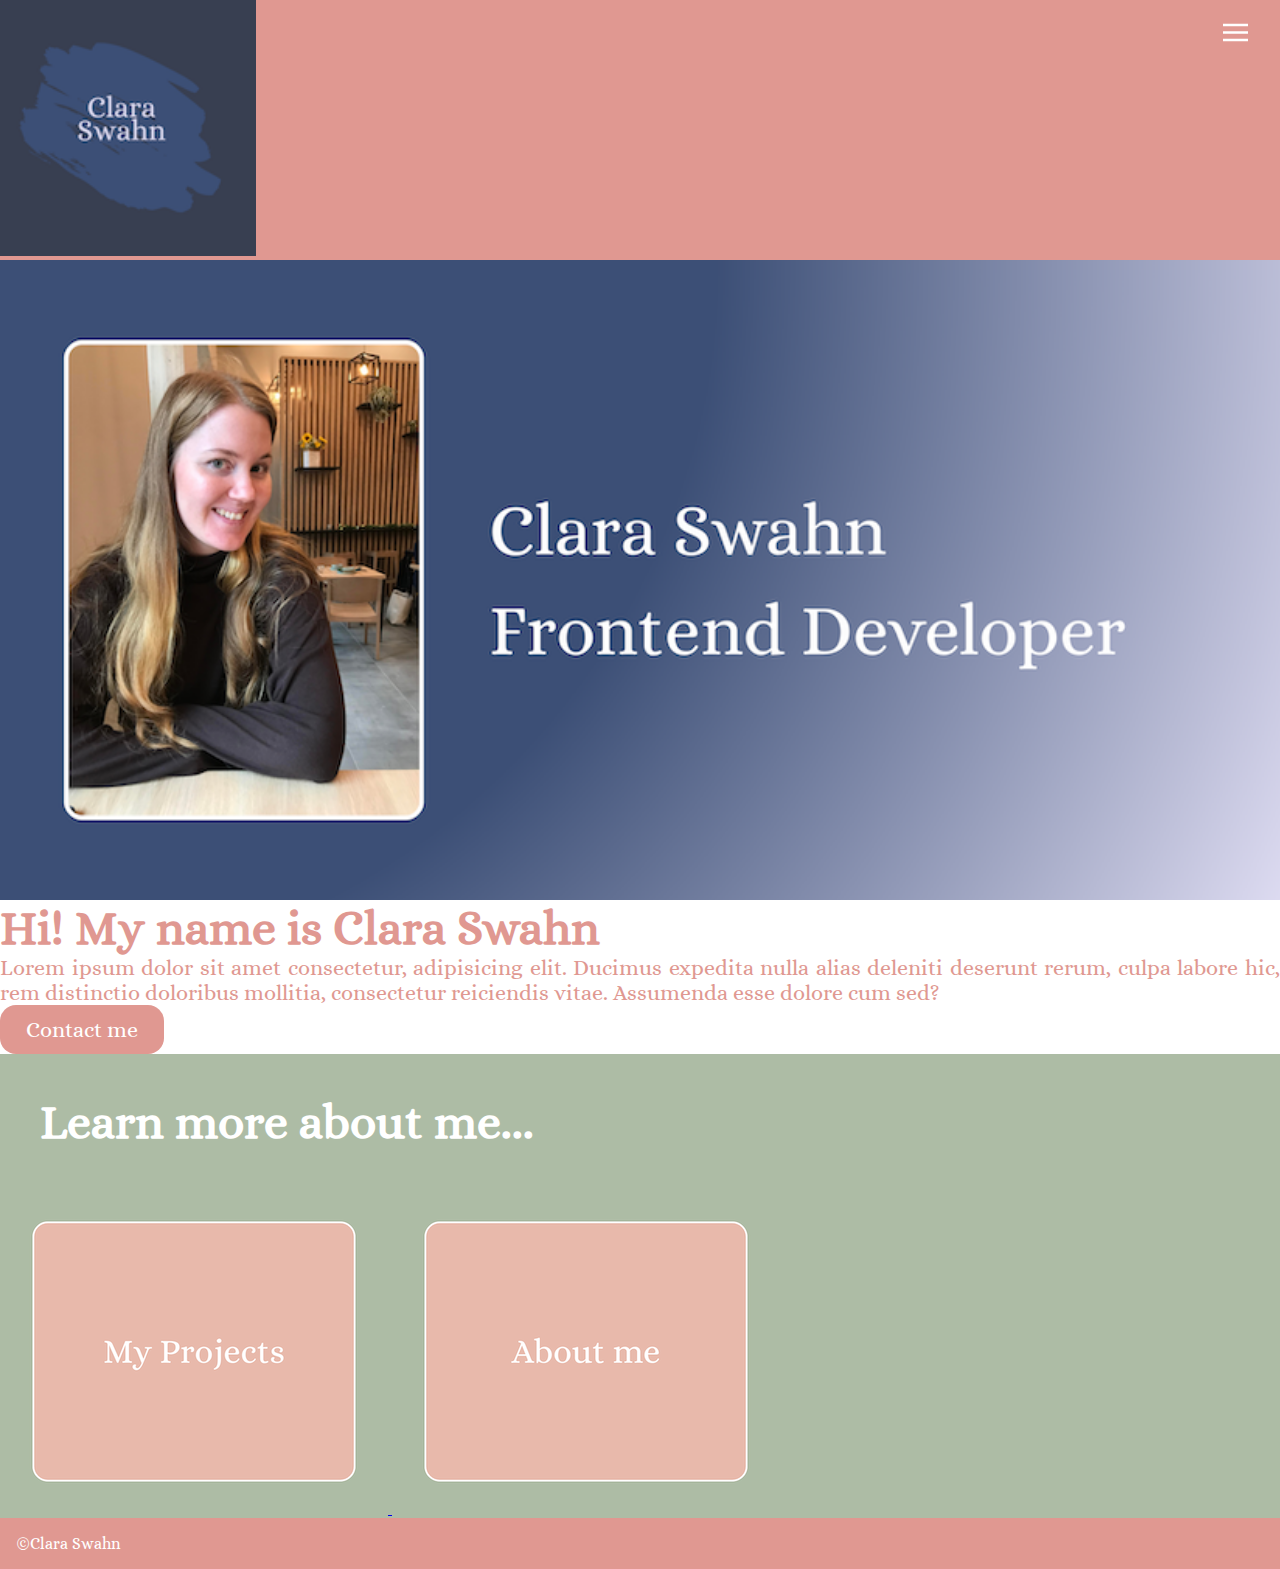
<file: index.html>
<!DOCTYPE html>
<html lang="en">

<head>
  <meta charset="UTF-8">
  <meta name="viewport" content="width=device-width, initial-scale=1.0">
  <title>Clara Portfolio</title>
  <!-- <link rel="preload" href="./styles/index.css" as="style" />
  <link rel="preload" href="./styles/general.css" as="style" />
  <link rel="preload" href="./styles/typography.css" as="style" />
  <link rel="preload" href="./js/general.js" as="script" />
  <link rel="preload" href="./images/hero-mobile.AVIF" as="image" type="image/avif" />
  <link rel="preload" href="./images/logo-mobile.AVIF" as="image" type="image/avif" />
  <link rel="preload" href="./images/MyProjects-mobile.AVIF" as="image" type="image/avif" />
  <link rel="preload" href="./images/AboutMe-mobile.AVIF" as="image" type="image/avif" /> -->

  <link rel="icon" type="image/x-icon" href="./images/logo.png">
  <link rel="stylesheet" href="./styles/general.css">
  <link rel="stylesheet" href="./styles/index.css">
  <link rel="stylesheet" href="./styles/typography.css">
  <script src="./js/general.js" defer></script>
</head>

<body>
  <header class="header">
    <nav class="topnav">
      <a href="index.html">
        <img class="logo" src="./images/logo-mobile.AVIF" alt="logo" width="152px" height="152px">
      </a>
      <div id="myLinks">
        <a href="index.html" class="menu-item">Home</a>
        <a href="about.html" class="menu-item">About me</a>
        <!-- <a href="index.html" class="header-item">Clara Swahn</a> -->
        <a href="projects.html" class="menu-item">My Projects</a>
        <a href="contact.html" class="menu-item">Contact me</a>
      </div>
      <div class="icon" onclick="myFunction()">
        <img class="hamburger" src="./images/hamburger.AVIF" alt="hamburger-menu" width="50px" height="50px">
      </div>
    </nav>
  </header>

  <div class="hero-img-container">
    <a class="hero-link" href="index.html">
      <img fetchpriority="high" class="hero-img" src="./images/hero-mobile.AVIF" alt="hero" width="824px"
        height="412px">
    </a>
  </div>

  <main class="main">
    <div class="intro">
      <h1 class="intro-title">Hi! My name is Clara Swahn</h1>
      <p class="intro-text">
        Lorem ipsum dolor sit amet consectetur, adipisicing elit. Ducimus expedita nulla alias deleniti deserunt rerum,
        culpa labore hic, rem distinctio doloribus mollitia, consectetur reiciendis vitae. Assumenda esse dolore cum
        sed?
      </p>
      <a href="contact.html"><button class="contact-button">Contact me</button></a>
    </div>

    <div class="information-container">
      <h2 class="learn-more">Learn more about me...</h2>
    </div>
    <div class="learn-more-images">
      <a class="learn-more-link" href="projects.html">
        <img class="learn-more-img" src="./images/MyProjects-mobile.AVIF" alt="My Projects" width="388px" height="325">
      </a>
      <a class="learn-more-link" href="about.html">
        <img class="learn-more-img" src="./images/AboutMe-mobile.AVIF" alt="About Me" width="388px" height="325">
      </a>
    </div>
  </main>

  <footer class="footer">&copy;Clara Swahn</footer>

</body>

</html>
</file>
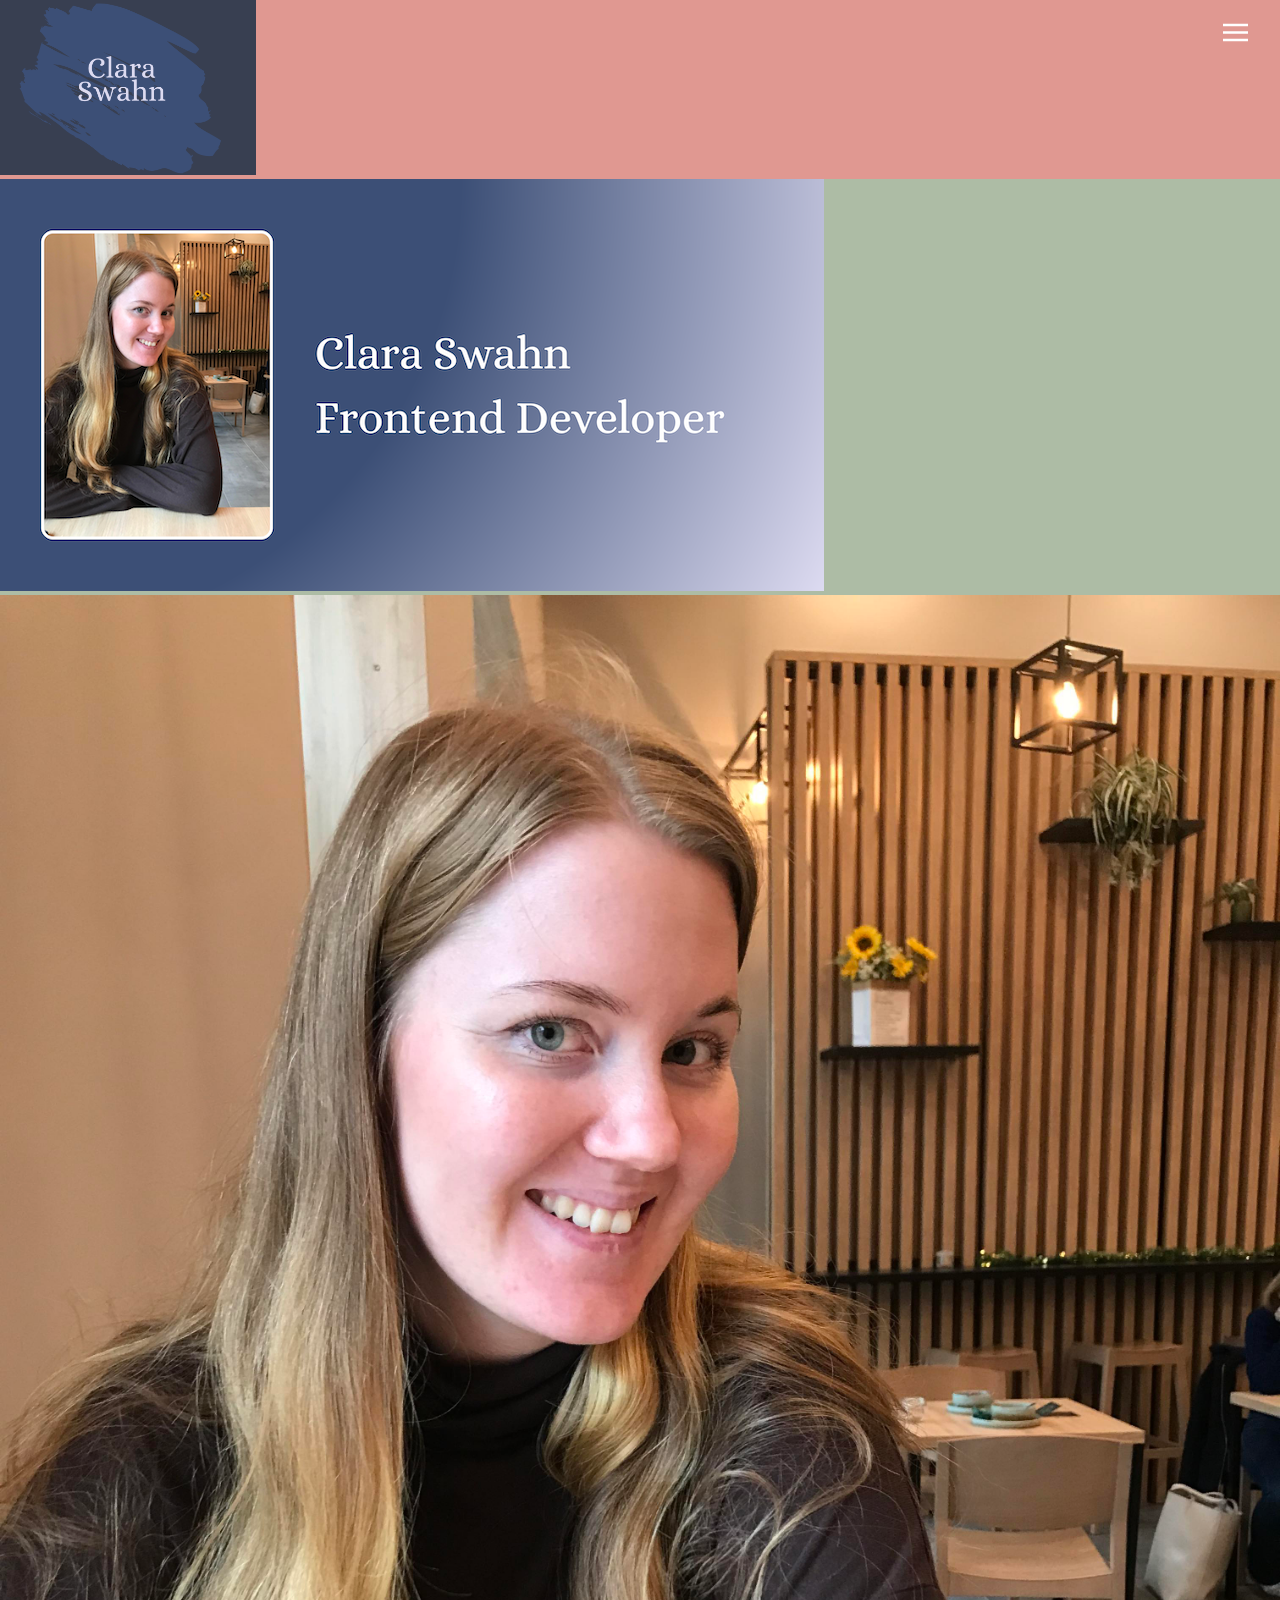
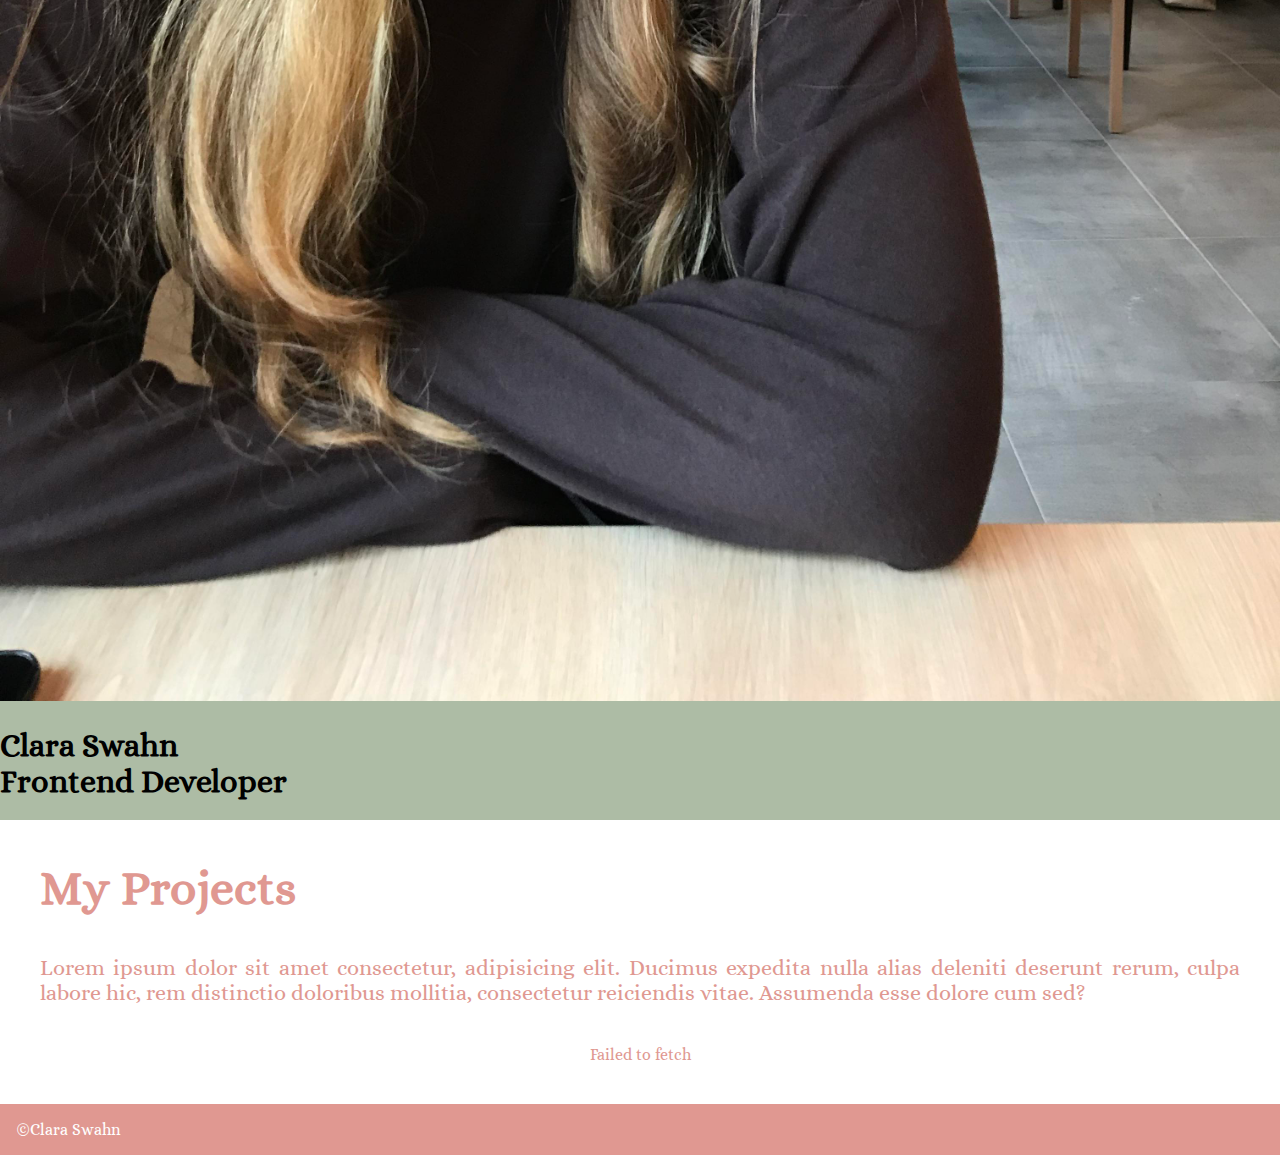
<file: projects.html>
<!DOCTYPE html>
<html lang="en">

<head>
  <meta charset="UTF-8">
  <meta name="viewport" content="width=device-width, initial-scale=1.0">
  <title>My Projects</title>
  <link rel="icon" type="image/x-icon" href="./images/logo.AVIF">
  <link rel="stylesheet" href="./styles/general.css">
  <link rel="stylesheet" href="./styles/projects.css">
  <link rel="stylesheet" href="./styles/typography.css">
  <script src="./js/projects.js" defer></script>
  <script src="./js/general.js" defer></script>
</head>

<body>
  <header class="header">
    <nav class="topnav">
      <a class="logo" href="index.html">
        <picture>
          <source media="(min-width:650px)" srcset="./images/logo.AVIF">
          <source media="(max-width:650px)" srcset="./images/logo-mobile.AVIF">
          <img class="logo" src="./images/logo.AVIF" alt="logo">
        </picture>
      </a>
      <div id="myLinks">
        <a href="index.html" class="menu-item">Home</a>
        <a href="about.html" class="menu-item">About me</a>
        <a href="projects.html" class="menu-item active-page">My Projects</a>
        <a href="contact.html" class="menu-item">Contact me</a>
      </div>
      <div class="icon" onclick="myFunction()">
        <img class="hamburger" src="./images/hamburger.AVIF" alt="hamburger-menu" width="50px" height="50px">
      </div>
    </nav>
  </header>

  <div class="hero-img-container">
    <img fetchpriority="high" class="hero-img-mobile" src="./images/hero-mobile.AVIF" alt="hero-mobile">
    <img fetchpriority="high" class="hero-img" src="./images/clara.AVIF" alt="hero">
    <h1 class="intro-header">Clara Swahn <br> Frontend Developer</h1>
  </div>

  <main class="main">
    <div class="information-container intro">
      <h1 class="intro-title">My Projects</h1>
      <p class="intro-text">
        Lorem ipsum dolor sit amet consectetur, adipisicing elit. Ducimus expedita nulla alias deleniti deserunt rerum,
        culpa labore hic, rem distinctio doloribus mollitia, consectetur reiciendis vitae. Assumenda esse dolore cum
        sed?
      </p>
      <div class="projects-container"></div>
  </main>

  <footer class="footer">&copy;Clara Swahn</footer>

</body>

</html>
</file>
<file: styles/index.css>
.main {
  display: flex;
  flex-direction: column;
}

.intro {
  background-color: white;
  color: var(--background-primary);
}

.intro-title,
.intro-text {
  margin: 0;
}

.intro-text {
  text-align: justify;
}

.contact-button {
  font-family: 'Alice';
  background-color: var(--background-primary);
  color: var(--color-primary);
  border: none;
  border-radius: 16px;
  padding: 12px 26px;
  font-size: 16px;
  cursor: pointer;
}

.contact-button:hover {
  background-color: var(--background-secondary);
  color: var(--color-primary);
}

.information-container {
  padding: 24px;
  display: flex;
  flex-direction: column;
  gap: 20px;
}

.learn-more {
  font-size: 2rem;
  color: var(--color-primary);
  margin: 0;
}

.learn-more-buttons {
  display: flex;
  justify-content: space-around;
}

.learn-more-button {
  font-family: 'Alice';
  background-color: var(--background-primary);
  color: var(--color-primary);
  border: none;
  border-radius: 16px;
  aspect-ratio: 1;
  font-size: 20px;
  cursor: pointer;
  height: 100%;
  border: solid var(--color-primary);
}

.learn-more-button:hover {
  background-color: var(--background-secondary);
  color: var(--color-primary);
}

@media screen and (min-width: 768px) {

  .intro-title,
  .learn-more {
    font-size: 3rem;
  }

  .intro-text,
  .contact-button,
  .learn-more-button {
    font-size: 1.4rem;
    margin: 0;
  }

  .learn-more-buttons {
    justify-content: flex-start;
    gap: 50px;
    padding: 0;
  }

  .information-container {
    display: flex;
    flex-direction: column;
    gap: 40px;
    padding: 40px;
  }

}
</file>
<file: styles/general.css>
:root {
  --background-primary: #E09891;
  --background-secondary: #E8B9AB;
  --background-tetriary: #ADBCA5;
  --color-primary: #ffffff;
}

* {
  box-sizing: border-box;
}

html {
  height: 100vh;
}

body {
  margin: 0;
  height: 100%;
  display: flex;
  flex-direction: column;
  background-color: var(--background-tetriary);
  font-family: 'Alice', 'Times New Roman', Times, serif;
}

.header-logo {
  display: contents;
}

.logo {
  width: 20%;
  height: auto;
}

.topnav {
  overflow: hidden;
  background-color: var(--background-primary);
  position: relative;
}

.topnav #myLinks {
  display: none;
}

.menu-item {
  padding: 14px 16px;
  text-decoration: none;
  font-size: 1.1rem;
  display: block;
  color: var(--color-primary);
  background: var(--background-secondary);
}

.icon {
  display: block;
  position: absolute;
  right: 0;
  top: 0;
  padding: 20px 20px;
  display: flex;
  justify-content: center;
}

.hamburger {
  width: 50%;
  height: auto;
}

.topnav a:hover {
  background-color: var(--background-primary);
  color: var(--color-primary);
}

.header-item {
  display: none;
}

.hero-img {
  height: auto;
  width: 100%;
  cursor: pointer;
}

.hero-link {
  display: flex;
}

.main {
  flex-grow: 1;
}

.footer {
  background-color: var(--background-primary);
  color: var(--color-primary);
  padding: 16px;
}
</file>
<file: styles/typography.css>
@font-face {
  font-family: 'Alice';
  src: url('../fonts/Alice-Regular.woff2') format('woff2'),
    url('../fonts/Alice-Regular.woff') format('woff');
  font-weight: normal;
  font-style: normal;
  font-display: swap;
}
</file>
<file: styles/projects.css>
.intro {
  background-color: var(--color-primary);
  color: var(--background-primary);
}

.projects {
  color: var(--color-primary);
}

.information-container {
  padding: 24px;
  display: flex;
  flex-direction: column;
  gap: 20px;
}

.projects-intro {
  background-color: var(--color-primary);
  padding: 24px;
  color: var(--background-primary);
}

.intro-title {
  margin: 0;
}

.intro-text {
  text-align: justify;
  margin: 0;
}

.projects-container {
  display: flex;
  flex-direction: column;
  flex-wrap: wrap;
}

.projects-item {
  margin: 8px 0;
  background-color: var(--background-tetriary);
  padding: 16px;
  display: flex;
  flex-direction: column;
  border-radius: 16px;
}

.project-name,
.project-link {
  text-decoration: none;
  color: var(--color-primary);
  text-decoration: underline solid white;
}

@media screen and (min-width: 768px) {

  .intro-title {
    font-size: 3rem;
  }

  .intro-text {
    font-size: 1.4rem;
    margin: 0;
  }

  .information-container {
    display: flex;
    flex-direction: column;
    gap: 40px;
    padding: 40px;
  }

  .projects-item {
    width: 49%;
    margin: 0;
    display: flex;
    flex-direction: column;
  }

  .projects-container {
    flex-direction: row;
    gap: 20px;
    justify-content: space-evenly;
  }

  .project-name,
  .project-link {
    font-size: 1.4rem;
  }

}
</file>
